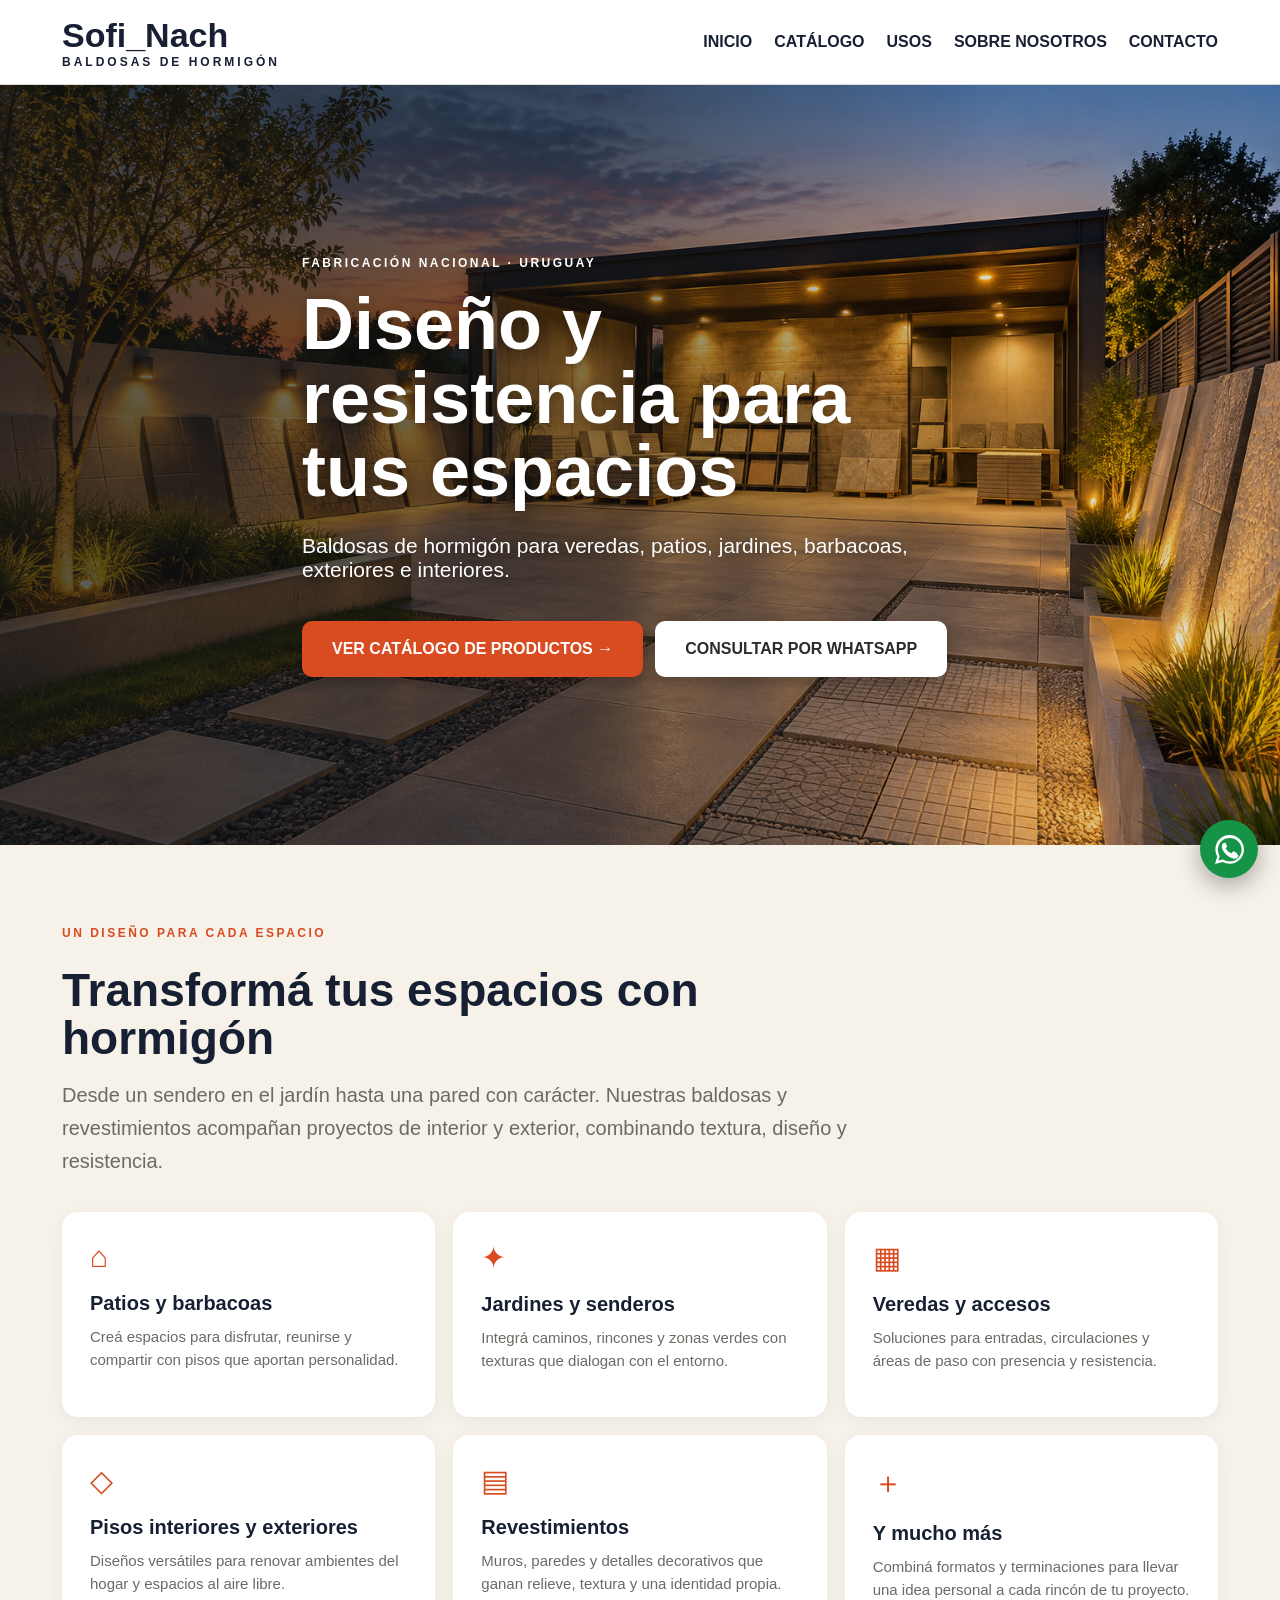
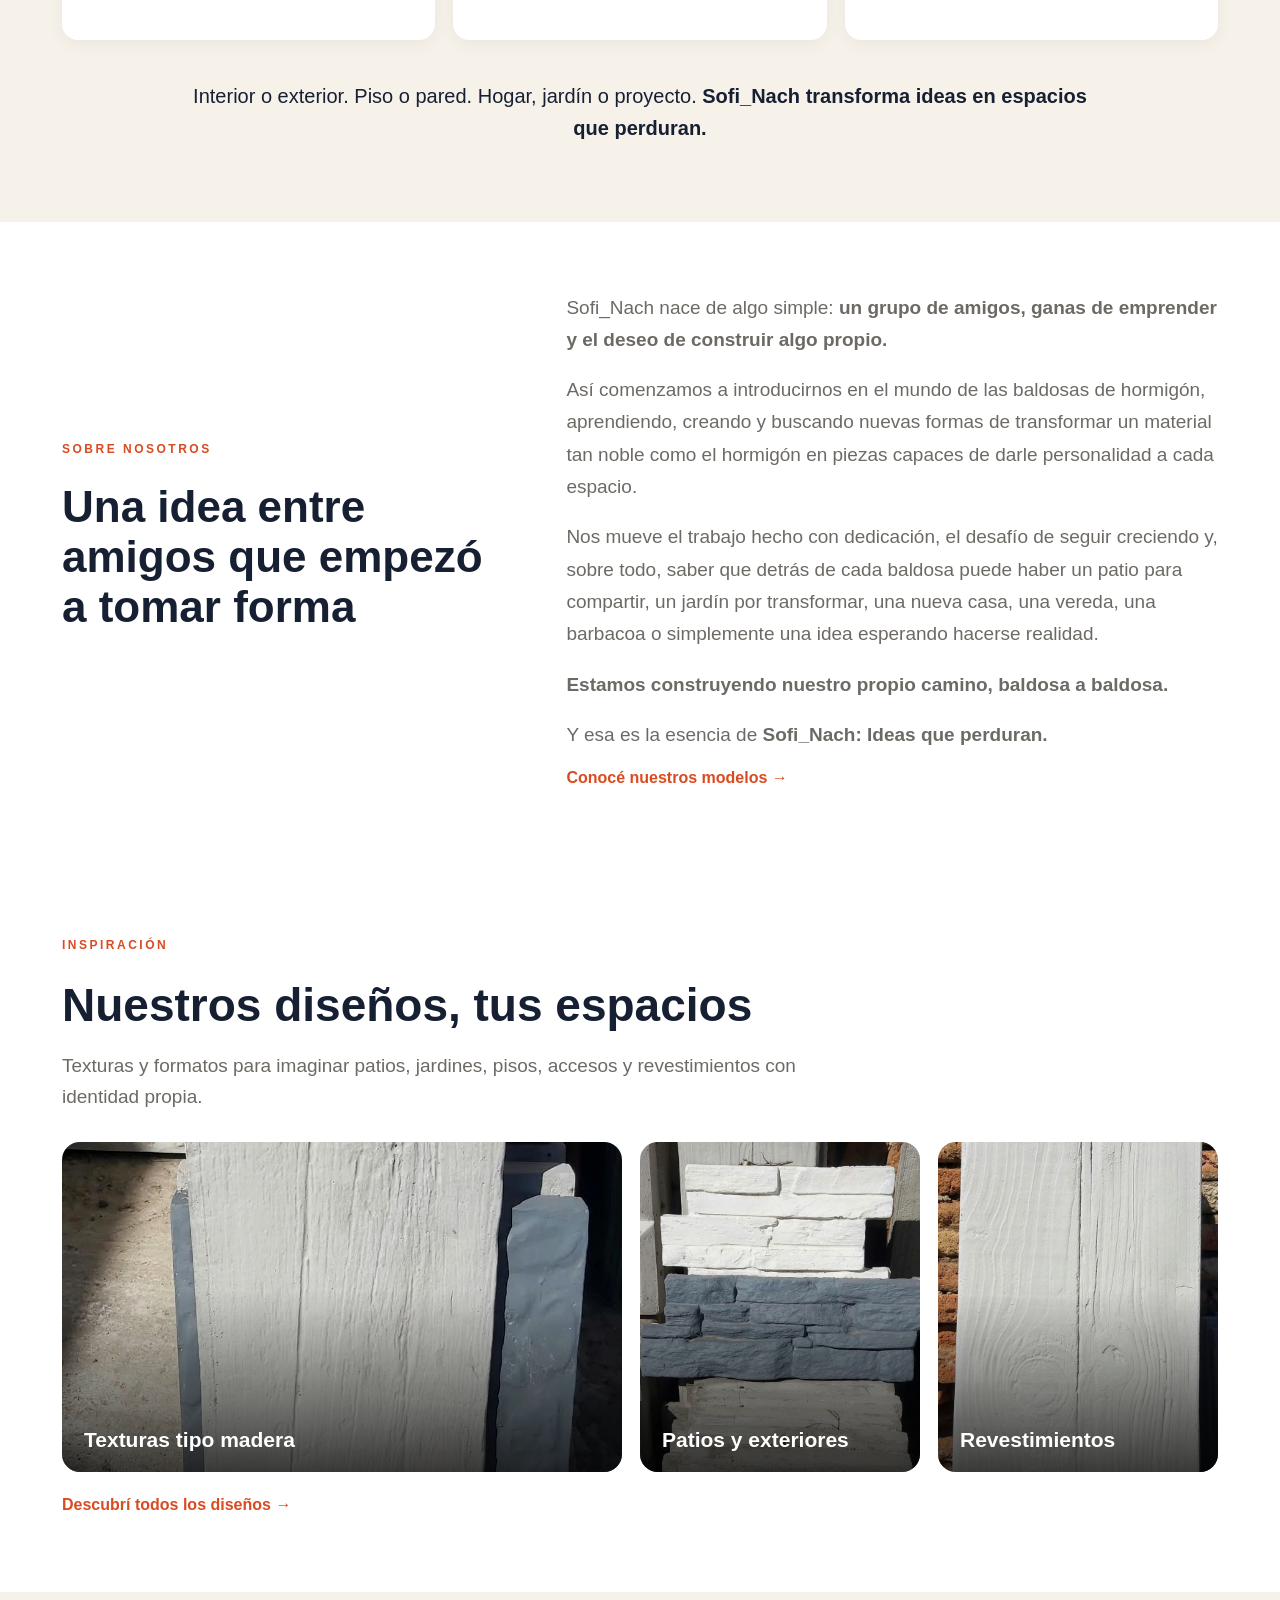
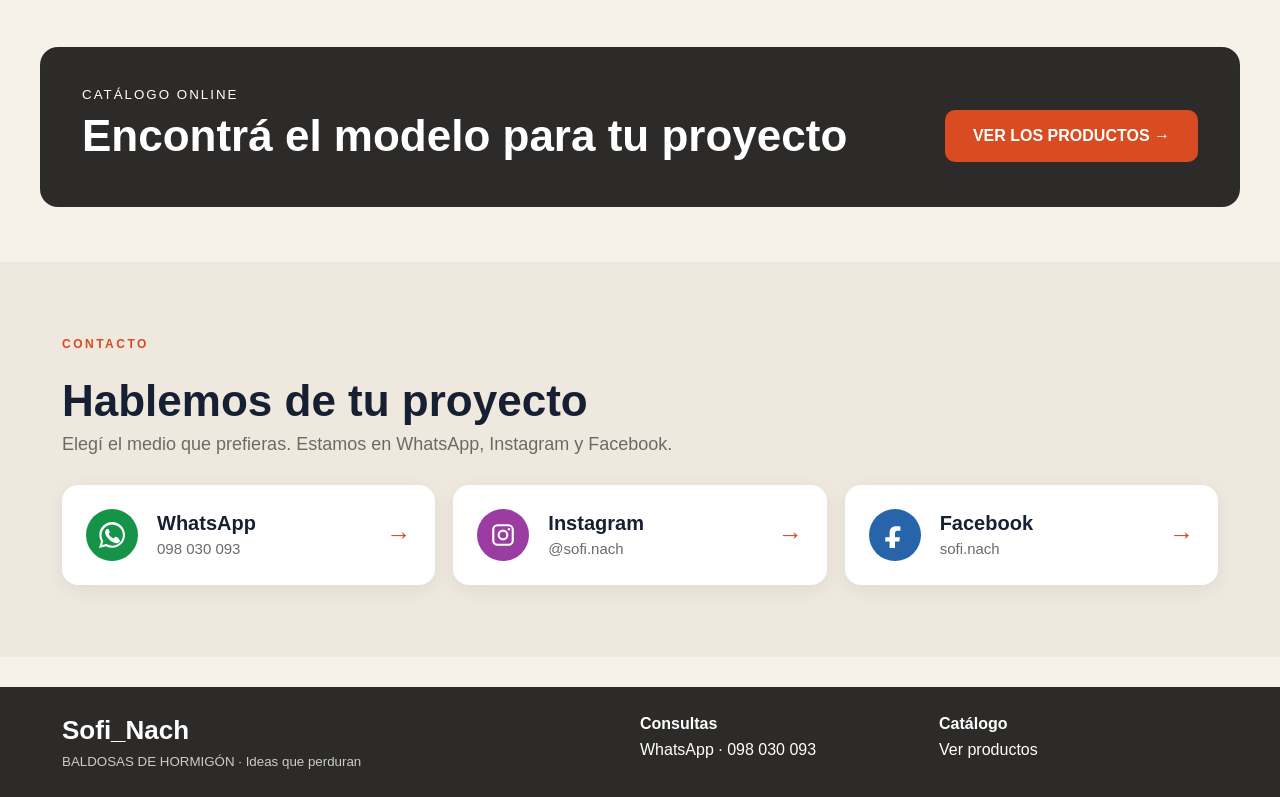
<file: index.html>
<!doctype html>
<html lang="es">
<head>
<meta charset="utf-8">
<meta name="viewport" content="width=device-width,initial-scale=1">
<meta name="description" content="Sofi_Nach - Baldosas de hormigón. Diseños para veredas, patios, jardines, barbacoas, exteriores e interiores.">
<title>Sofi_Nach | Baldosas de hormigón</title>
<link rel="stylesheet" href="estilos.css">
</head>
<body>
<header class="top">
  <div class="wrap nav">
    <a class="brand" href="index.html">Sofi_Nach<small>BALDOSAS DE HORMIGÓN</small></a>
    <button class="menu-toggle" type="button" aria-label="Abrir menú" aria-expanded="false" aria-controls="menu-principal"><span></span><span></span><span></span></button><nav class="links" id="menu-principal">
      <a href="index.html">INICIO</a>
      <a href="catalogo.html">CATÁLOGO</a>
      <a href="#usos">USOS</a>
      <a href="#nosotros">SOBRE NOSOTROS</a>
      <a href="#contacto">CONTACTO</a>
    </nav>
  </div>
</header>

<main>
<section class="hero hero-fachada hero-patio">
  <div class="wrap hero-content">
    <span class="eyebrow">FABRICACIÓN NACIONAL · URUGUAY</span>
    <h1>Diseño y resistencia para tus espacios</h1>
    <p>Baldosas de hormigón para veredas, patios, jardines, barbacoas, exteriores e interiores.</p>
    <div class="hero-actions">
      <a class="btn" href="catalogo.html">VER CATÁLOGO DE PRODUCTOS →</a>
      <a class="btn btn-outline" href="https://wa.me/59898030093?text=Hola%2C%20quisiera%20consultar%20por%20las%20baldosas%20Sofi_Nach" target="_blank" rel="noopener">CONSULTAR POR WHATSAPP</a>
    </div>
  </div>
</section>

<section class="uses-section" id="usos">
  <div class="wrap">
    <span class="eyebrow dark">UN DISEÑO PARA CADA ESPACIO</span>
    <h2>Transformá tus espacios con hormigón</h2>
    <p class="uses-lead">Desde un sendero en el jardín hasta una pared con carácter. Nuestras baldosas y revestimientos acompañan proyectos de interior y exterior, combinando textura, diseño y resistencia.</p>
    <div class="uses-grid">
      <div class="use-card"><span>⌂</span><b>Patios y barbacoas</b><small>Creá espacios para disfrutar, reunirse y compartir con pisos que aportan personalidad.</small></div>
      <div class="use-card"><span>✦</span><b>Jardines y senderos</b><small>Integrá caminos, rincones y zonas verdes con texturas que dialogan con el entorno.</small></div>
      <div class="use-card"><span>▦</span><b>Veredas y accesos</b><small>Soluciones para entradas, circulaciones y áreas de paso con presencia y resistencia.</small></div>
      <div class="use-card"><span>◇</span><b>Pisos interiores y exteriores</b><small>Diseños versátiles para renovar ambientes del hogar y espacios al aire libre.</small></div>
      <div class="use-card"><span>▤</span><b>Revestimientos</b><small>Muros, paredes y detalles decorativos que ganan relieve, textura y una identidad propia.</small></div>
      <div class="use-card"><span>＋</span><b>Y mucho más</b><small>Combiná formatos y terminaciones para llevar una idea personal a cada rincón de tu proyecto.</small></div>
    </div>
    <p class="uses-close">Interior o exterior. Piso o pared. Hogar, jardín o proyecto. <strong>Sofi_Nach transforma ideas en espacios que perduran.</strong></p>
  </div>
</section>

<section class="about" id="nosotros">
  <div class="wrap about-grid">
    <div>
      <span class="eyebrow dark">SOBRE NOSOTROS</span>
      <h2>Una idea entre amigos que empezó a tomar forma</h2>
    </div>
    <div>
      <p>Sofi_Nach nace de algo simple: <strong>un grupo de amigos, ganas de emprender y el deseo de construir algo propio.</strong></p>
      <p>Así comenzamos a introducirnos en el mundo de las baldosas de hormigón, aprendiendo, creando y buscando nuevas formas de transformar un material tan noble como el hormigón en piezas capaces de darle personalidad a cada espacio.</p>
      <p>Nos mueve el trabajo hecho con dedicación, el desafío de seguir creciendo y, sobre todo, saber que detrás de cada baldosa puede haber un patio para compartir, un jardín por transformar, una nueva casa, una vereda, una barbacoa o simplemente una idea esperando hacerse realidad.</p>
      <p><strong>Estamos construyendo nuestro propio camino, baldosa a baldosa.</strong></p>
      <p>Y esa es la esencia de <strong>Sofi_Nach: Ideas que perduran.</strong></p>
      <a class="text-link" href="catalogo.html">Conocé nuestros modelos →</a>
    </div>
  </div>
</section>


<section class="spaces-section" id="espacios">
 <div class="wrap">
  <span class="eyebrow dark">INSPIRACIÓN</span>
  <h2>Nuestros diseños, tus espacios</h2>
  <p class="spaces-lead">Texturas y formatos para imaginar patios, jardines, pisos, accesos y revestimientos con identidad propia.</p>
  <div class="spaces-grid">
   <a href="producto.html?id=SN-14" class="space-card space-wide"><img src="imagenes/SN-14.jpg" alt="Tablón Madera SN-14"><span>Texturas tipo madera</span></a>
   <a href="producto.html?id=SN-31" class="space-card"><img src="imagenes/SN-31.jpg" alt="Adoquín Colonial SN-31"><span>Patios y exteriores</span></a>
   <a href="producto.html?id=SN-29" class="space-card"><img src="imagenes/SN-29.jpg" alt="Piedra Pirca SN-29"><span>Revestimientos</span></a>
  </div>
  <a class="text-link spaces-link" href="catalogo.html">Descubrí todos los diseños →</a>
 </div>
</section>
<section class="cta-section">
  <div class="wrap cta-box">
    <div><small>CATÁLOGO ONLINE</small><h2>Encontrá el modelo para tu proyecto</h2></div>
    <a class="btn" href="catalogo.html">VER LOS PRODUCTOS →</a>
  </div>
</section>

<section class="contact-section" id="contacto">
  <div class="wrap">
    <span class="eyebrow dark">CONTACTO</span>
    <h2>Hablemos de tu proyecto</h2>
    <p class="contact-intro">Elegí el medio que prefieras. Estamos en WhatsApp, Instagram y Facebook.</p>
    <div class="contact-grid">
      <a class="contact-card" href="https://wa.me/59898030093?text=Hola%2C%20quisiera%20consultar%20por%20las%20baldosas%20Sofi_Nach" target="_blank" rel="noopener">
        <span class="social-icon wa-icon"><svg viewBox="0 0 24 24" aria-hidden="true"><path d="M20.5 3.5A11.8 11.8 0 0 0 12.1 0C5.6 0 .3 5.3.3 11.8c0 2.1.6 4.2 1.6 6L0 24l6.4-1.7a11.8 11.8 0 0 0 5.7 1.5h.1c6.5 0 11.8-5.3 11.8-11.8 0-3.2-1.2-6.2-3.5-8.5Zm-8.3 18.3h-.1c-1.8 0-3.5-.5-5-1.4l-.4-.2-3.8 1 1-3.7-.2-.4a9.8 9.8 0 1 1 8.5 4.9Zm5.4-7.3c-.3-.1-1.7-.8-2-.9-.3-.1-.5-.1-.7.1-.2.3-.8 1-1 1.2-.2.2-.4.2-.7.1-1.8-.9-3-1.6-4.2-3.6-.3-.5.3-.5.9-1.6.1-.2 0-.5 0-.7l-.9-2.1c-.2-.6-.5-.5-.7-.5h-.6c-.2 0-.6.1-.9.4-.3.3-1.2 1.2-1.2 2.9s1.3 3.4 1.4 3.6c.2.2 2.5 3.8 6 5.3.8.4 1.5.6 2 .7.8.3 1.6.2 2.2.1.7-.1 1.7-.7 1.9-1.4.2-.7.2-1.3.2-1.4-.1-.1-.3-.2-.6-.3Z"/></svg></span><div><b>WhatsApp</b><small>098 030 093</small></div><span class="contact-arrow">→</span>
      </a>
      <a class="contact-card" href="https://www.instagram.com/sofi.nach/" target="_blank" rel="noopener">
        <span class="social-icon ig-icon"><svg viewBox="0 0 24 24" aria-hidden="true"><path d="M7 2h10a5 5 0 0 1 5 5v10a5 5 0 0 1-5 5H7a5 5 0 0 1-5-5V7a5 5 0 0 1 5-5Zm0 2a3 3 0 0 0-3 3v10a3 3 0 0 0 3 3h10a3 3 0 0 0 3-3V7a3 3 0 0 0-3-3H7Zm5 3a5 5 0 1 1 0 10 5 5 0 0 1 0-10Zm0 2a3 3 0 1 0 0 6 3 3 0 0 0 0-6Zm5.5-3.5a1.2 1.2 0 1 1 0 2.4 1.2 1.2 0 0 1 0-2.4Z"/></svg></span><div><b>Instagram</b><small>@sofi.nach</small></div><span class="contact-arrow">→</span>
      </a>
      <a class="contact-card" href="https://www.facebook.com/Sofinach" target="_blank" rel="noopener">
        <span class="social-icon fb-icon"><svg viewBox="0 0 24 24" aria-hidden="true"><path d="M14 8h3V4.2c-.5-.1-2.2-.2-4.1-.2C9 4 7 6.3 7 10.5V14H3v4h4v6h5v-6h4l.6-4H12v-3.1C12 9.7 12.3 8 14 8Z"/></svg></span><div><b>Facebook</b><small>sofi.nach</small></div><span class="contact-arrow">→</span>
      </a>
    </div>
  </div>
</section>
</main>

<footer class="footer">
  <div class="wrap footer-grid">
    <div><strong>Sofi_Nach</strong><small>BALDOSAS DE HORMIGÓN · Ideas que perduran</small></div>
    <div><b>Consultas</b><a href="https://wa.me/59898030093?text=Hola%2C%20quisiera%20consultar%20por%20las%20baldosas%20Sofi_Nach" target="_blank" rel="noopener">WhatsApp · 098 030 093</a></div>
    <div><b>Catálogo</b><a href="catalogo.html">Ver productos</a></div>
  </div>
</footer>
<a class="wa-float" href="https://wa.me/59898030093?text=Hola%2C%20quisiera%20consultar%20por%20las%20baldosas%20Sofi_Nach" target="_blank" rel="noopener" aria-label="Consultar por WhatsApp"><svg viewBox="0 0 24 24" aria-hidden="true"><path d="M20.5 3.5A11.8 11.8 0 0 0 12.1 0C5.6 0 .3 5.3.3 11.8c0 2.1.6 4.2 1.6 6L0 24l6.4-1.7a11.8 11.8 0 0 0 5.7 1.5h.1c6.5 0 11.8-5.3 11.8-11.8 0-3.2-1.2-6.2-3.5-8.5Zm-8.3 18.3h-.1c-1.8 0-3.5-.5-5-1.4l-.4-.2-3.8 1 1-3.7-.2-.4a9.8 9.8 0 1 1 8.5 4.9Zm5.4-7.3c-.3-.1-1.7-.8-2-.9-.3-.1-.5-.1-.7.1-.2.3-.8 1-1 1.2-.2.2-.4.2-.7.1-1.8-.9-3-1.6-4.2-3.6-.3-.5.3-.5.9-1.6.1-.2 0-.5 0-.7l-.9-2.1c-.2-.6-.5-.5-.7-.5h-.6c-.2 0-.6.1-.9.4-.3.3-1.2 1.2-1.2 2.9s1.3 3.4 1.4 3.6c.2.2 2.5 3.8 6 5.3.8.4 1.5.6 2 .7.8.3 1.6.2 2.2.1.7-.1 1.7-.7 1.9-1.4.2-.7.2-1.3.2-1.4-.1-.1-.3-.2-.6-.3Z"/></svg></a>
<script src="menu.js"></script></body>
</html>
</file>
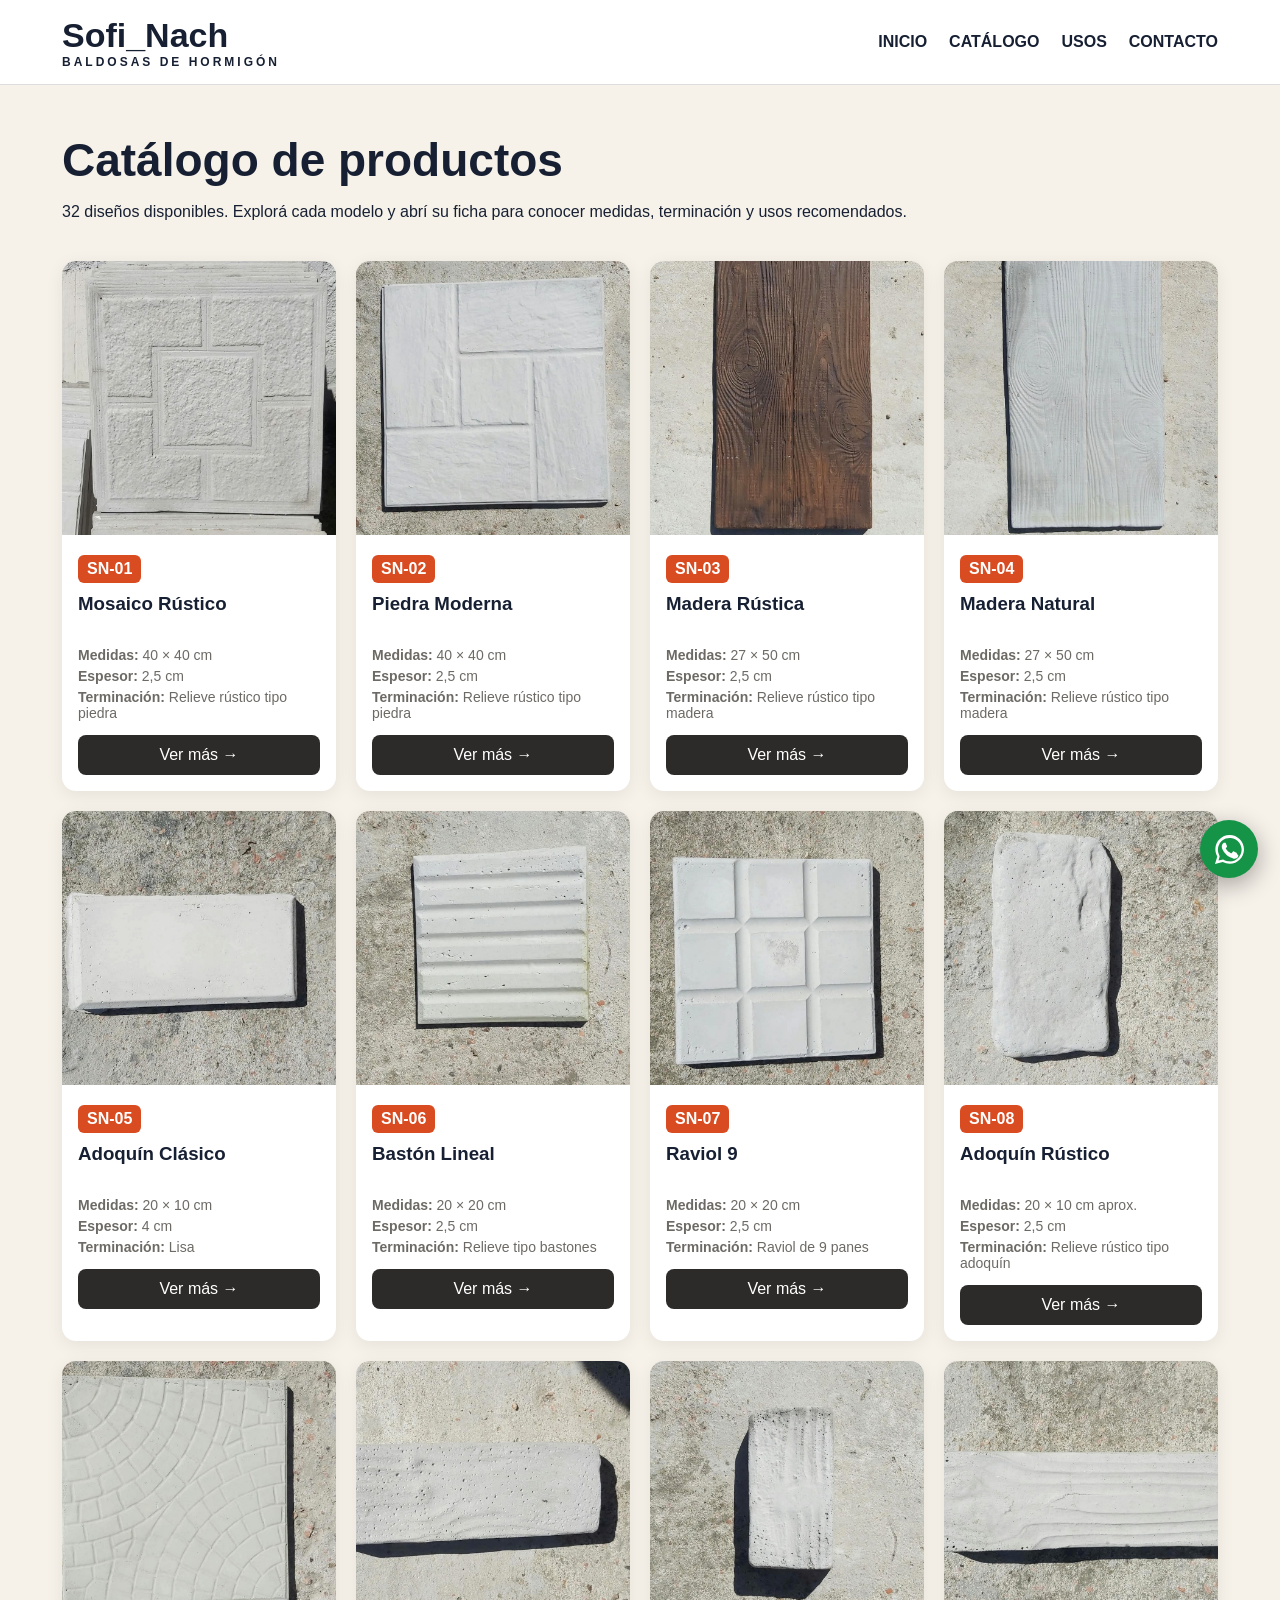
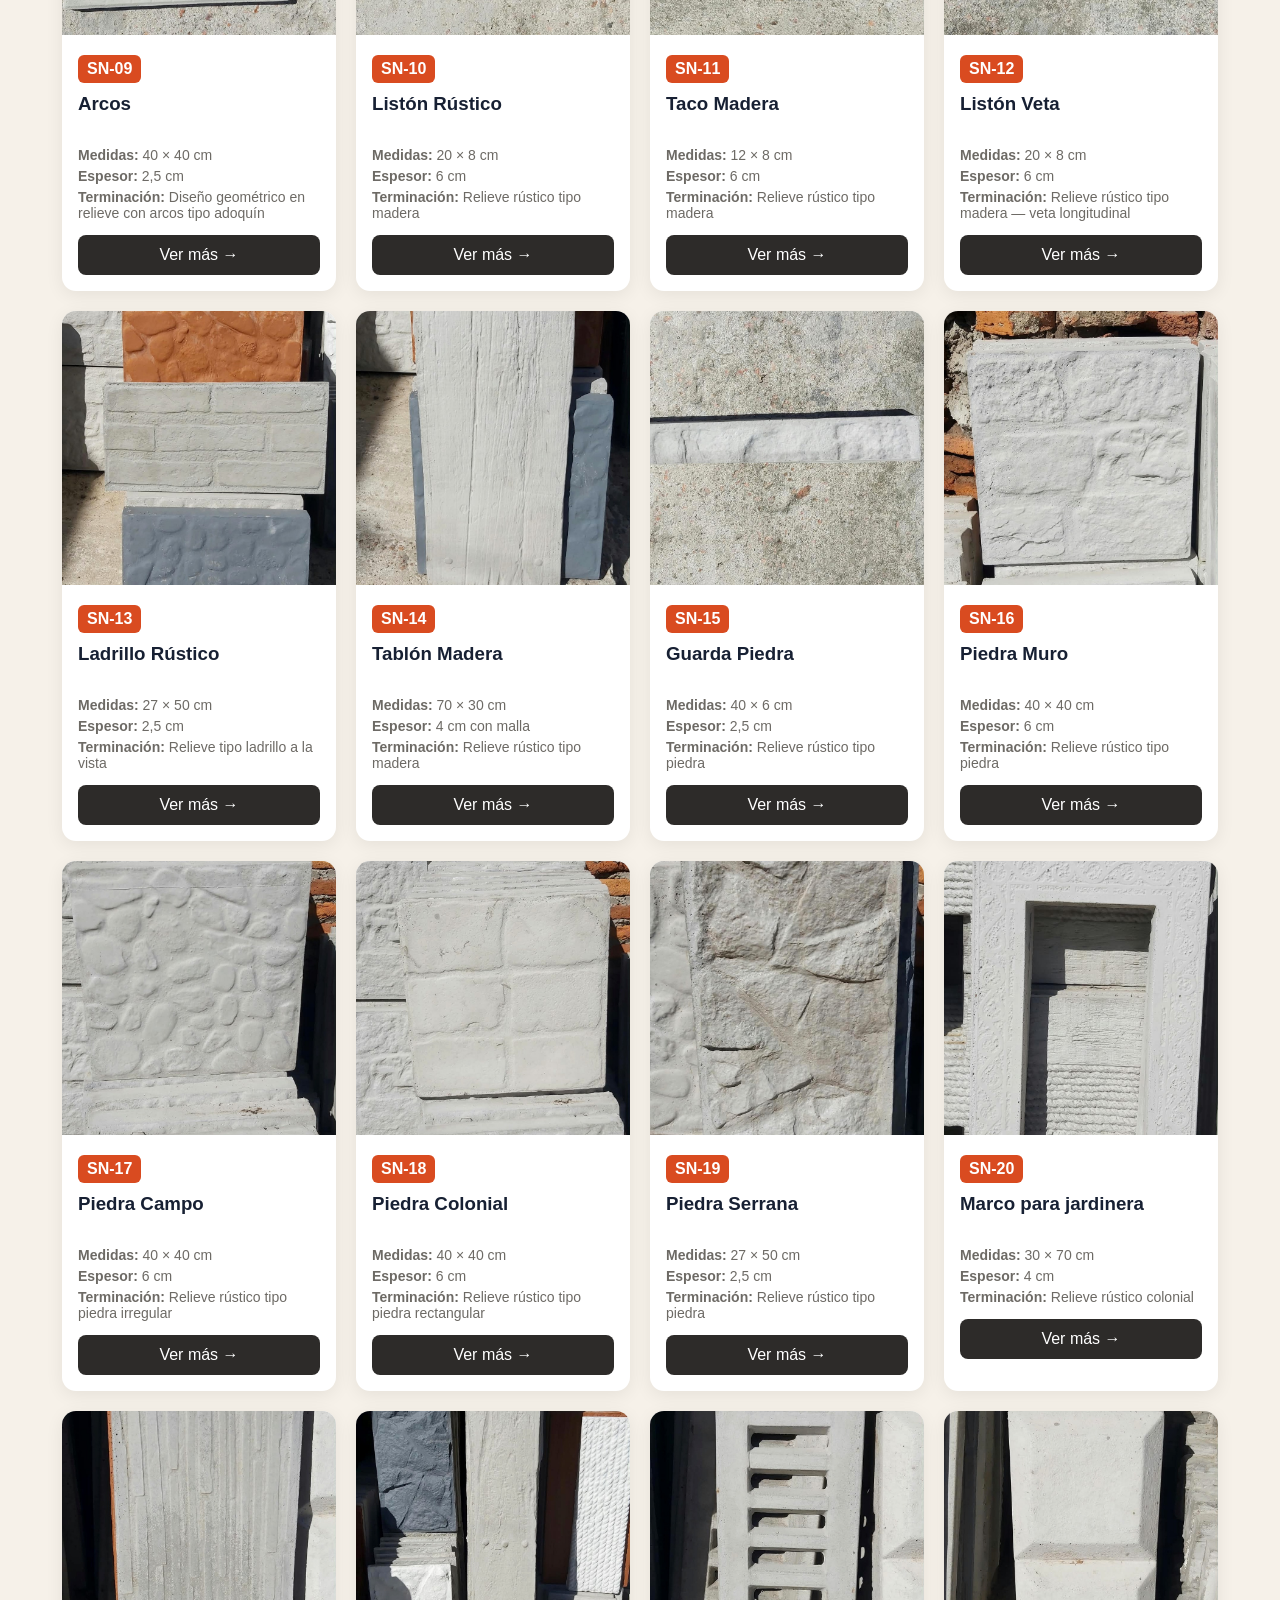
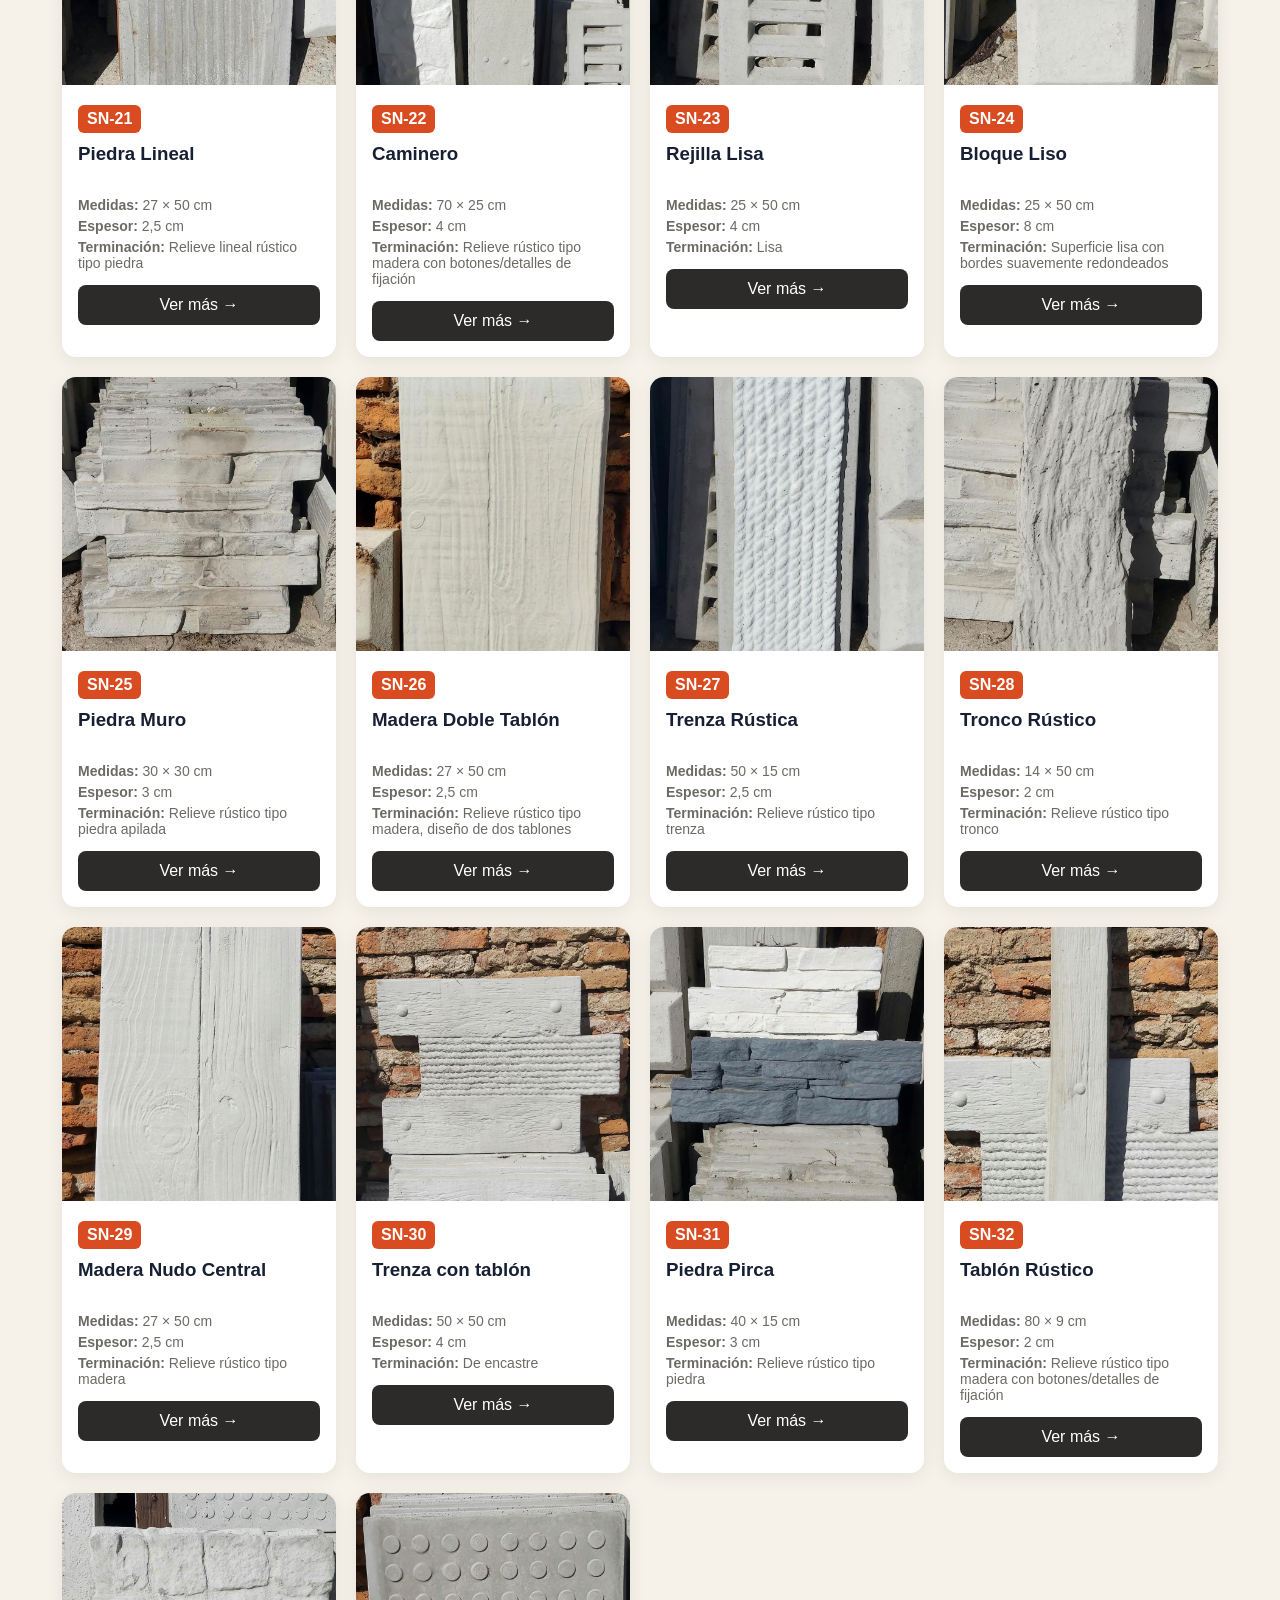
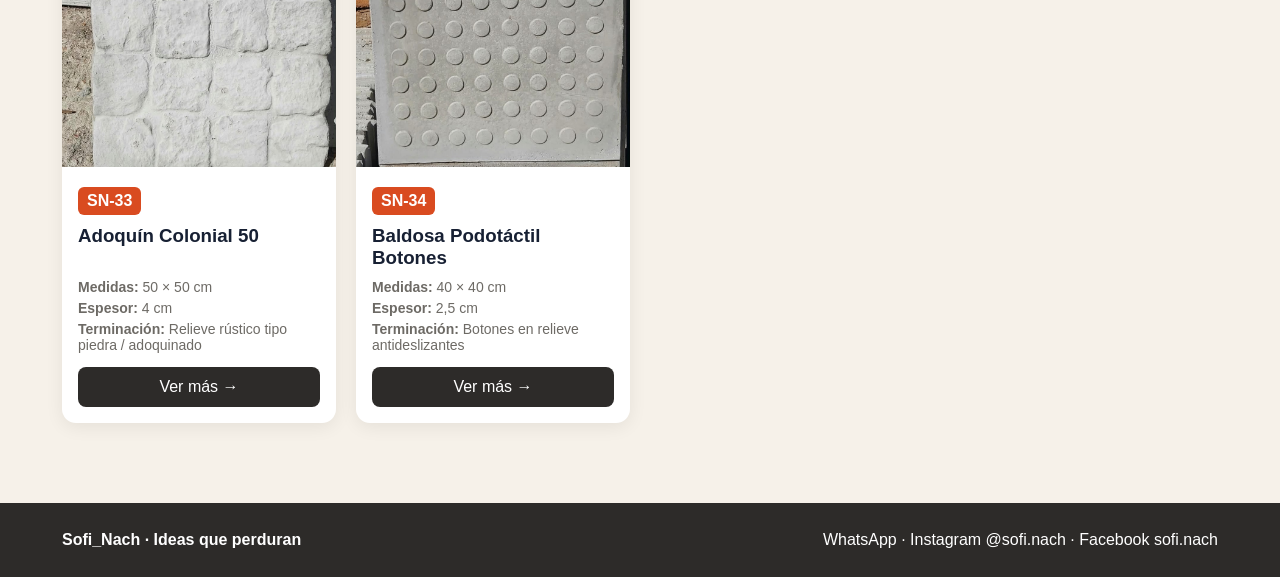
<file: catalogo.html>
<!doctype html><html lang="es"><head><meta charset="utf-8"><meta name="viewport" content="width=device-width,initial-scale=1"><title>Catálogo | Sofi_Nach</title><link rel="stylesheet" href="estilos.css"></head><body><header class="top"><div class="wrap nav"><a class="brand" href="index.html">Sofi_Nach<small>BALDOSAS DE HORMIGÓN</small></a><button class="menu-toggle" type="button" aria-label="Abrir menú" aria-expanded="false" aria-controls="menu-principal"><span></span><span></span><span></span></button><nav class="links" id="menu-principal"><a href="index.html">INICIO</a><a href="catalogo.html">CATÁLOGO</a><a href="#usos">USOS</a><a href="#contacto">CONTACTO</a></nav></div></header><main class="wrap"><section class="catalog-head"><h1>Catálogo de productos</h1><p>32 diseños disponibles. Explorá cada modelo y abrí su ficha para conocer medidas, terminación y usos recomendados.</p></section><div id="grid" class="grid"></div></main><footer class="footer" id="contacto"><div class="wrap"><strong>Sofi_Nach · Ideas que perduran</strong><span><a href="https://wa.me/59898030093" target="_blank" rel="noopener">WhatsApp</a> · <a href="https://www.instagram.com/sofi.nach/" target="_blank" rel="noopener">Instagram @sofi.nach</a> · <a href="https://www.facebook.com/Sofinach" target="_blank" rel="noopener">Facebook sofi.nach</a></span></div></footer><script>fetch('productos.json').then(r=>r.json()).then(ps=>{document.querySelector('#grid').innerHTML=ps.map(p=>`<article class="card"><img src="${p.image}" alt="${p.id} ${p.name}"><div class="card-body"><span class="code">${p.id}</span><h3>${p.name}</h3><div class="spec"><b>Medidas:</b> ${p.medidas}</div><div class="spec"><b>Espesor:</b> ${p.espesor}</div><div class="spec"><b>Terminación:</b> ${p.terminacion}</div><a class="more" href="producto.html?id=${p.id}">Ver más →</a></div></article>`).join('')})</script><a class="wa-float" href="https://wa.me/59898030093?text=Hola%2C%20quisiera%20consultar%20por%20las%20baldosas%20Sofi_Nach" target="_blank" rel="noopener" aria-label="Consultar por WhatsApp"><svg viewBox="0 0 24 24" aria-hidden="true"><path d="M20.5 3.5A11.8 11.8 0 0 0 12.1 0C5.6 0 .3 5.3.3 11.8c0 2.1.6 4.2 1.6 6L0 24l6.4-1.7a11.8 11.8 0 0 0 5.7 1.5h.1c6.5 0 11.8-5.3 11.8-11.8 0-3.2-1.2-6.2-3.5-8.5Zm-8.3 18.3h-.1c-1.8 0-3.5-.5-5-1.4l-.4-.2-3.8 1 1-3.7-.2-.4a9.8 9.8 0 1 1 8.5 4.9Zm5.4-7.3c-.3-.1-1.7-.8-2-.9-.3-.1-.5-.1-.7.1-.2.3-.8 1-1 1.2-.2.2-.4.2-.7.1-1.8-.9-3-1.6-4.2-3.6-.3-.5.3-.5.9-1.6.1-.2 0-.5 0-.7l-.9-2.1c-.2-.6-.5-.5-.7-.5h-.6c-.2 0-.6.1-.9.4-.3.3-1.2 1.2-1.2 2.9s1.3 3.4 1.4 3.6c.2.2 2.5 3.8 6 5.3.8.4 1.5.6 2 .7.8.3 1.6.2 2.2.1.7-.1 1.7-.7 1.9-1.4.2-.7.2-1.3.2-1.4-.1-.1-.3-.2-.6-.3Z"/></svg></a><script src="menu.js"></script></body></html>
</file>
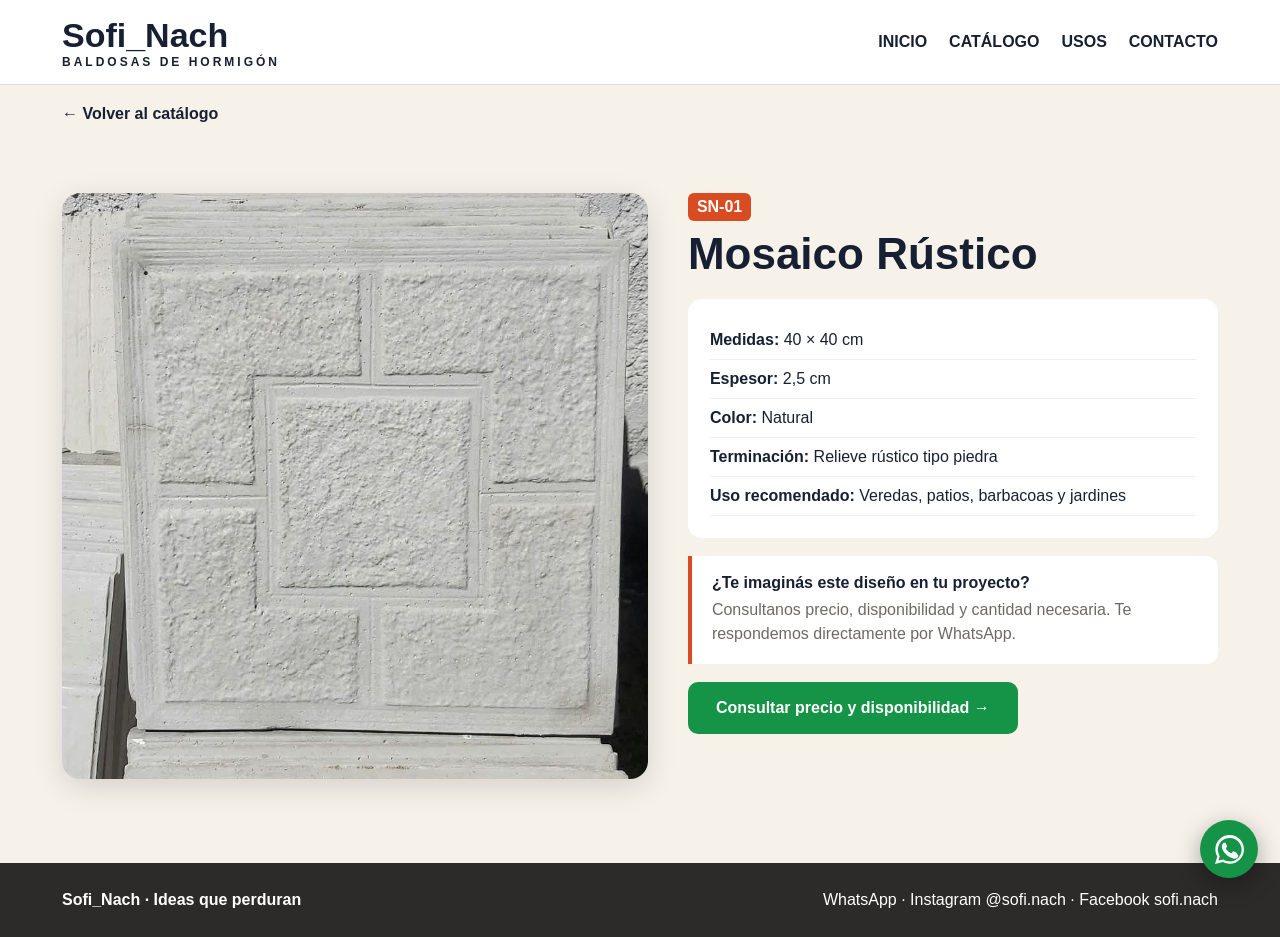
<file: producto.html>
<!doctype html><html lang="es"><head><meta charset="utf-8"><meta name="viewport" content="width=device-width,initial-scale=1"><title>Producto | Sofi_Nach</title><link rel="stylesheet" href="estilos.css"></head><body><header class="top"><div class="wrap nav"><a class="brand" href="index.html">Sofi_Nach<small>BALDOSAS DE HORMIGÓN</small></a><button class="menu-toggle" type="button" aria-label="Abrir menú" aria-expanded="false" aria-controls="menu-principal"><span></span><span></span><span></span></button><nav class="links" id="menu-principal"><a href="index.html">INICIO</a><a href="catalogo.html">CATÁLOGO</a><a href="#usos">USOS</a><a href="#contacto">CONTACTO</a></nav></div></header><main class="wrap"><a class="back" href="catalogo.html">← Volver al catálogo</a><section id="detail" class="detail"></section></main><footer class="footer" id="contacto"><div class="wrap"><strong>Sofi_Nach · Ideas que perduran</strong><span><a href="https://wa.me/59898030093" target="_blank" rel="noopener">WhatsApp</a> · <a href="https://www.instagram.com/sofi.nach/" target="_blank" rel="noopener">Instagram @sofi.nach</a> · <a href="https://www.facebook.com/Sofinach" target="_blank" rel="noopener">Facebook sofi.nach</a></span></div></footer><script>const id=new URLSearchParams(location.search).get('id')||'SN-01';fetch('productos.json').then(r=>r.json()).then(ps=>{const p=ps.find(x=>x.id===id)||ps[0];document.title=p.id+' '+p.name+' | Sofi_Nach';const msg=encodeURIComponent('Hola, quisiera consultar precio y disponibilidad de '+p.id+' - '+p.name);document.querySelector('#detail').innerHTML=`<div><img src="${p.image}" alt="${p.id} ${p.name}"></div><div><span class="code">${p.id}</span><h1>${p.name}</h1><div class="specbox"><p><b>Medidas:</b> ${p.medidas}</p><p><b>Espesor:</b> ${p.espesor}</p><p><b>Color:</b> ${p.color}</p><p><b>Terminación:</b> ${p.terminacion}</p><p><b>Uso recomendado:</b> ${p.uso}</p></div><div class="product-note"><b>¿Te imaginás este diseño en tu proyecto?</b><span>Consultanos precio, disponibilidad y cantidad necesaria. Te respondemos directamente por WhatsApp.</span></div><a class="btn wa" href="https://wa.me/59898030093?text=${msg}" target="_blank">Consultar precio y disponibilidad →</a></div>`})</script><a class="wa-float" href="https://wa.me/59898030093" target="_blank" rel="noopener" aria-label="WhatsApp"><svg viewBox="0 0 24 24" aria-hidden="true"><path d="M20.5 3.5A11.8 11.8 0 0 0 12.1 0C5.6 0 .3 5.3.3 11.8c0 2.1.6 4.2 1.6 6L0 24l6.4-1.7a11.8 11.8 0 0 0 5.7 1.5h.1c6.5 0 11.8-5.3 11.8-11.8 0-3.2-1.2-6.2-3.5-8.5Zm-8.3 18.3h-.1c-1.8 0-3.5-.5-5-1.4l-.4-.2-3.8 1 1-3.7-.2-.4a9.8 9.8 0 1 1 8.5 4.9Zm5.4-7.3c-.3-.1-1.7-.8-2-.9-.3-.1-.5-.1-.7.1-.2.3-.8 1-1 1.2-.2.2-.4.2-.7.1-1.8-.9-3-1.6-4.2-3.6-.3-.5.3-.5.9-1.6.1-.2 0-.5 0-.7l-.9-2.1c-.2-.6-.5-.5-.7-.5h-.6c-.2 0-.6.1-.9.4-.3.3-1.2 1.2-1.2 2.9s1.3 3.4 1.4 3.6c.2.2 2.5 3.8 6 5.3.8.4 1.5.6 2 .7.8.3 1.6.2 2.2.1.7-.1 1.7-.7 1.9-1.4.2-.7.2-1.3.2-1.4-.1-.1-.3-.2-.6-.3Z"/></svg></a><script src="menu.js"></script></body></html>
</file>
<file: estilos.css>
:root{--ink:#172033;--paper:#f6f1e9;--accent:#d94b20;--dark:#2d2b29;--muted:#6d6a65}*{box-sizing:border-box}body{margin:0;font-family:Arial,Helvetica,sans-serif;background:var(--paper);color:var(--ink)}a{text-decoration:none;color:inherit}.wrap{max-width:1200px;margin:auto;padding:0 22px}.top{background:#fff;border-bottom:1px solid #ddd;position:sticky;top:0;z-index:10}.nav{height:84px;display:flex;align-items:center;justify-content:space-between;gap:20px}.brand{font-size:34px;font-weight:900}.brand small{display:block;font-size:12px;letter-spacing:3px}.links{display:flex;gap:22px;font-weight:700}.hero{min-height:650px;background:linear-gradient(90deg,rgba(0,0,0,.68),rgba(0,0,0,.08)),url('imagenes/SN-01.jpg') center/cover;display:flex;align-items:center;color:#fff}.hero h1{font-size:64px;line-height:.95;max-width:650px;margin:0 0 25px}.hero p{font-size:22px;max-width:600px}.btn{display:inline-block;background:var(--accent);color:#fff;padding:17px 28px;border-radius:10px;font-weight:800;margin-top:18px}.benefits{display:grid;grid-template-columns:repeat(4,1fr);gap:18px;padding:38px 0}.benefit{background:#fff;padding:25px;border-radius:14px;text-align:center}.catalog-head{padding:48px 0 24px}.catalog-head h1{font-size:46px;margin:0 0 10px}.grid{display:grid;grid-template-columns:repeat(4,1fr);gap:20px;padding-bottom:50px}.card{background:#fff;border-radius:14px;overflow:hidden;box-shadow:0 4px 18px #00000012}.card img{width:100%;aspect-ratio:1;object-fit:cover}.card-body{padding:16px}.code{display:inline-block;background:var(--accent);color:#fff;font-weight:800;padding:5px 9px;border-radius:6px}.card h3{min-height:44px;margin:10px 0}.spec{font-size:14px;color:var(--muted);margin:5px 0}.more{display:block;text-align:center;background:var(--dark);color:#fff;padding:11px;border-radius:8px;margin-top:14px}.detail{display:grid;grid-template-columns:1.05fr .95fr;gap:40px;padding:50px 0}.detail img{width:100%;border-radius:18px;box-shadow:0 8px 30px #0002}.detail h1{font-size:44px;margin:8px 0 20px}.specbox{background:#fff;padding:22px;border-radius:14px}.specbox p{border-bottom:1px solid #eee;padding:10px 0;margin:0}.wa{background:#159447}.back{display:inline-block;margin:20px 0;font-weight:700}.footer{background:#2d2b29;color:#fff;padding:28px 0;margin-top:30px}.footer .wrap{display:flex;justify-content:space-between;gap:20px;flex-wrap:wrap}@media(max-width:850px){.grid{grid-template-columns:repeat(2,1fr)}.benefits{grid-template-columns:repeat(2,1fr)}.detail{grid-template-columns:1fr}.hero h1{font-size:46px}.links{display:none}}@media(max-width:520px){.grid{grid-template-columns:1fr}.hero{min-height:560px}.hero h1{font-size:40px}.brand{font-size:28px}}


/* Fachada Sofi_Nach */
.hero-content{padding-top:40px;padding-bottom:40px}.eyebrow{display:inline-block;font-size:12px;font-weight:900;letter-spacing:2.5px;margin-bottom:18px}.hero-actions{display:flex;gap:12px;flex-wrap:wrap}.btn-outline{background:transparent;border:2px solid #fff}.benefit{display:flex;flex-direction:column;gap:8px}.benefit span{font-size:28px}.benefit small{color:var(--muted);line-height:1.45}.about{background:#fff;padding:70px 0}.about-grid{display:grid;grid-template-columns:.8fr 1.2fr;gap:70px;align-items:center}.about h2,.cta-box h2{font-size:44px;margin:8px 0}.about p{font-size:19px;line-height:1.7;color:var(--muted);margin:0 0 18px}.eyebrow.dark{color:var(--accent)}.text-link{font-weight:900;color:var(--accent)}.cta-section{padding:55px 0}.cta-box{background:var(--dark);color:#fff;border-radius:18px;padding:38px 42px;display:flex;justify-content:space-between;align-items:center;gap:30px}.cta-box small{letter-spacing:2px}.footer-grid{display:grid!important;grid-template-columns:2fr 1fr 1fr;align-items:start}.footer-grid div{display:flex;flex-direction:column;gap:8px}.footer-grid strong{font-size:26px}.footer-grid small{color:#ccc}@media(max-width:850px){.about-grid{grid-template-columns:1fr;gap:20px}.cta-box{align-items:flex-start;flex-direction:column}.footer-grid{grid-template-columns:1fr!important}.hero-actions{flex-direction:column;align-items:flex-start}.hero-actions .btn{width:100%;max-width:360px;text-align:center}}


/* Corrección fachada: fondo sobrio del afiche, sin baldosa gigante */
.hero-fachada{
  min-height:650px;
  background:
    linear-gradient(115deg,rgba(35,35,35,.97) 0%,rgba(58,58,58,.94) 48%,rgba(85,85,85,.86) 100%);
  position:relative;
  overflow:hidden;
}
.hero-fachada:after{
  content:"";
  position:absolute;right:-110px;bottom:-180px;width:520px;height:520px;
  border:1px solid rgba(255,255,255,.09);border-radius:50%;
  box-shadow:0 0 0 80px rgba(255,255,255,.025),0 0 0 160px rgba(255,255,255,.018);
}
.hero-fachada .hero-content{position:relative;z-index:1}
.hero-fachada .btn{background:var(--accent);border:2px solid var(--accent);box-shadow:0 5px 18px rgba(0,0,0,.28)}
.hero-fachada .btn-outline{background:#fff;color:var(--dark);border:2px solid #fff}
.hero-fachada .btn:hover{transform:translateY(-2px)}


/* Fachada aprobada: patio luminoso */
.hero-patio{
  min-height:760px;
  background:
    linear-gradient(90deg,rgba(20,20,20,.72) 0%,rgba(20,20,20,.52) 46%,rgba(20,20,20,.14) 78%),
    url("imagenes/fachada-sofi-nach-limpia.png") center 45%/cover no-repeat;
}
.hero-patio:after{display:none}
.hero-patio .hero-content{max-width:720px;padding-top:105px;padding-bottom:105px}
.hero-patio h1{font-size:clamp(42px,6vw,72px);line-height:1.02;max-width:680px;text-shadow:0 2px 14px rgba(0,0,0,.35)}
.hero-patio p{font-size:21px;max-width:650px;text-shadow:0 2px 10px rgba(0,0,0,.45)}
.hero-patio .eyebrow{color:#fff}
@media(max-width:700px){
 .hero-patio{min-height:700px;background-position:58% center}
 .hero-patio .hero-content{padding-top:80px;padding-bottom:80px}
}


/* Sección de contacto */
.contact-section{padding:72px 0;background:#eee8de}
.contact-section h2{font-size:44px;margin:7px 0 8px}
.contact-intro{color:var(--muted);font-size:18px;margin:0 0 30px}
.contact-grid{display:grid;grid-template-columns:repeat(3,1fr);gap:18px}
.contact-card{background:#fff;border-radius:16px;padding:24px;display:grid;grid-template-columns:56px 1fr auto;align-items:center;gap:15px;box-shadow:0 5px 20px #00000010;transition:.2s}
.contact-card:hover{transform:translateY(-3px);box-shadow:0 9px 26px #00000018}
.contact-card b{display:block;font-size:20px;margin-bottom:5px}
.contact-card small{color:var(--muted);font-size:15px}
.social-icon{width:52px;height:52px;border-radius:50%;display:grid;place-items:center;font-size:27px;font-weight:900;color:#fff}
.wa-icon{background:#159447}.ig-icon{background:#9b3ca3}.fb-icon{background:#2864aa}
.contact-arrow{font-size:25px;font-weight:800;color:var(--accent)}
@media(max-width:850px){.contact-grid{grid-template-columns:1fr}.contact-section h2{font-size:36px}}


/* Usos */
.uses-section{padding:78px 0;background:var(--paper)}
.uses-section h2{font-size:46px;line-height:1.05;margin:8px 0 16px;max-width:720px}
.uses-lead{font-size:20px;line-height:1.65;color:var(--muted);max-width:850px;margin:0 0 34px}
.uses-grid{display:grid;grid-template-columns:repeat(3,1fr);gap:18px}
.use-card{background:#fff;border-radius:16px;padding:28px;min-height:205px;box-shadow:0 4px 18px #0000000d}
.use-card span{display:block;font-size:30px;color:var(--accent);margin-bottom:18px}
.use-card b{display:block;font-size:20px;margin-bottom:10px}
.use-card small{font-size:15px;line-height:1.55;color:var(--muted)}
.uses-close{font-size:20px;line-height:1.6;text-align:center;max-width:900px;margin:40px auto 0}
@media(max-width:850px){.uses-grid{grid-template-columns:1fr 1fr}.uses-section h2{font-size:38px}}
@media(max-width:560px){.uses-grid{grid-template-columns:1fr}.use-card{min-height:auto}}


/* Inspiración, fichas y mejoras móviles */
.spaces-section{padding:78px 0;background:#fff}.spaces-section h2{font-size:46px;margin:8px 0 12px}.spaces-lead{font-size:19px;color:var(--muted);max-width:760px;line-height:1.6;margin-bottom:30px}
.spaces-grid{display:grid;grid-template-columns:2fr 1fr 1fr;gap:18px}.space-card{position:relative;min-height:330px;border-radius:18px;overflow:hidden;background:#ddd}.space-card img{width:100%;height:100%;position:absolute;object-fit:cover;transition:.3s}.space-card:hover img{transform:scale(1.035)}.space-card:after{content:"";position:absolute;inset:45% 0 0;background:linear-gradient(transparent,rgba(0,0,0,.72))}.space-card span{position:absolute;z-index:1;left:22px;bottom:20px;color:#fff;font-size:21px;font-weight:900}.spaces-link{display:inline-block;margin-top:24px}
.product-note{margin:18px 0 0;padding:18px 20px;border-left:4px solid var(--accent);background:#fff;border-radius:0 12px 12px 0}.product-note b,.product-note span{display:block}.product-note span{color:var(--muted);line-height:1.5;margin-top:6px}
.wa-float{position:fixed;right:22px;bottom:22px;z-index:50;width:58px;height:58px;border-radius:50%;display:grid;place-items:center;background:#159447;color:#fff;font-size:27px;font-weight:900;box-shadow:0 7px 24px #0005}
@media(max-width:850px){.spaces-grid{grid-template-columns:1fr 1fr}.space-wide{grid-column:1/-1}.space-card{min-height:280px}.nav{height:72px}.hero-patio{min-height:620px}.hero-patio .hero-content{padding-top:65px;padding-bottom:65px}.catalog-head h1{font-size:38px}.detail{padding-top:25px;gap:24px}.detail h1{font-size:36px}}
@media(max-width:560px){.wrap{padding:0 16px}.spaces-grid{grid-template-columns:1fr}.space-wide{grid-column:auto}.spaces-section h2{font-size:36px}.space-card{min-height:250px}.hero-patio h1{font-size:40px}.hero-patio p{font-size:18px}.btn{padding:15px 18px}.contact-card{grid-template-columns:50px 1fr auto}.wa-float{right:16px;bottom:16px;width:54px;height:54px}.detail img{border-radius:12px}}


/* Menú móvil e iconos sociales */
.menu-toggle{display:none;width:44px;height:44px;border:0;background:transparent;padding:9px;cursor:pointer}
.menu-toggle span{display:block;height:3px;background:var(--ink);border-radius:3px;margin:5px 0;transition:.2s}
.social-icon svg,.wa-float svg{width:26px;height:26px;fill:currentColor}
.wa-float svg{width:29px;height:29px}
@media(max-width:850px){
 .menu-toggle{display:block;position:relative;z-index:12}
 .links{display:none;position:absolute;left:0;right:0;top:72px;background:#fff;border-top:1px solid #eee;box-shadow:0 10px 20px #0002;padding:12px 22px 18px;flex-direction:column;gap:0;z-index:11}
 .links.open{display:flex}
 .links a{padding:13px 0;border-bottom:1px solid #eee}
 .menu-toggle[aria-expanded="true"] span:nth-child(1){transform:translateY(8px) rotate(45deg)}
 .menu-toggle[aria-expanded="true"] span:nth-child(2){opacity:0}
 .menu-toggle[aria-expanded="true"] span:nth-child(3){transform:translateY(-8px) rotate(-45deg)}
}
</file>
